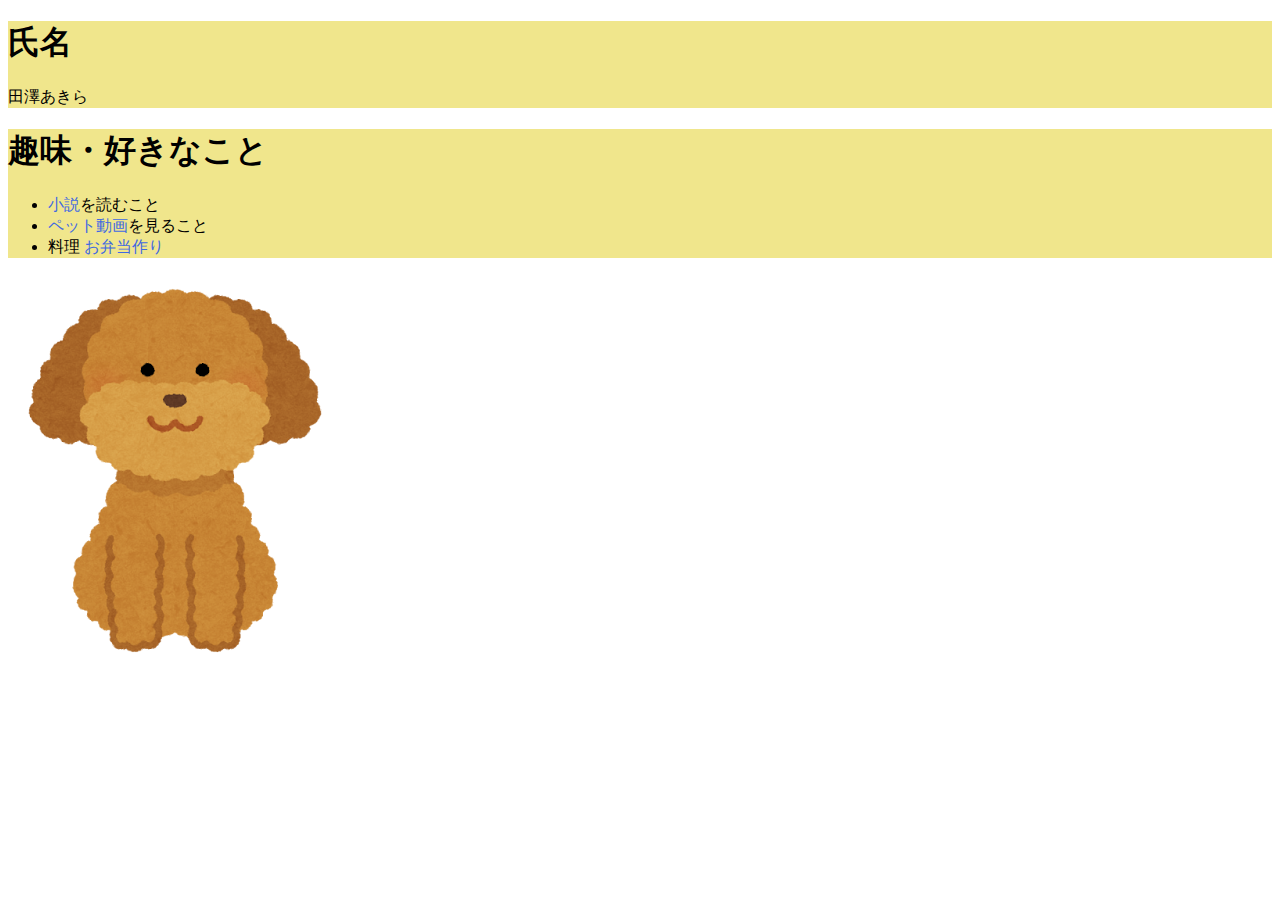
<file: profile/index.html>
<!DOCTYPE html>
<html>

<head>
    <title>自己紹介</title>
    <link rel="stylesheet" href="profile-style.css">
</head>

<body>
    <div class="b">
        <h1>氏名</h1>
        <p>田澤あきら</p>
    </div>
    <div class="b">
        <h1>趣味・好きなこと</h1>
        <ul>
            <li><span class="a">小説</span>を読むこと</li>
            <li><span class="a">ペット動画</span>を見ること</li>
            <li>料理 <span class="a">お弁当作り</span></li>
        </ul>
    </div>
    <img src="img/img.png" alt="いぬ">
</body>

</html>
</file>
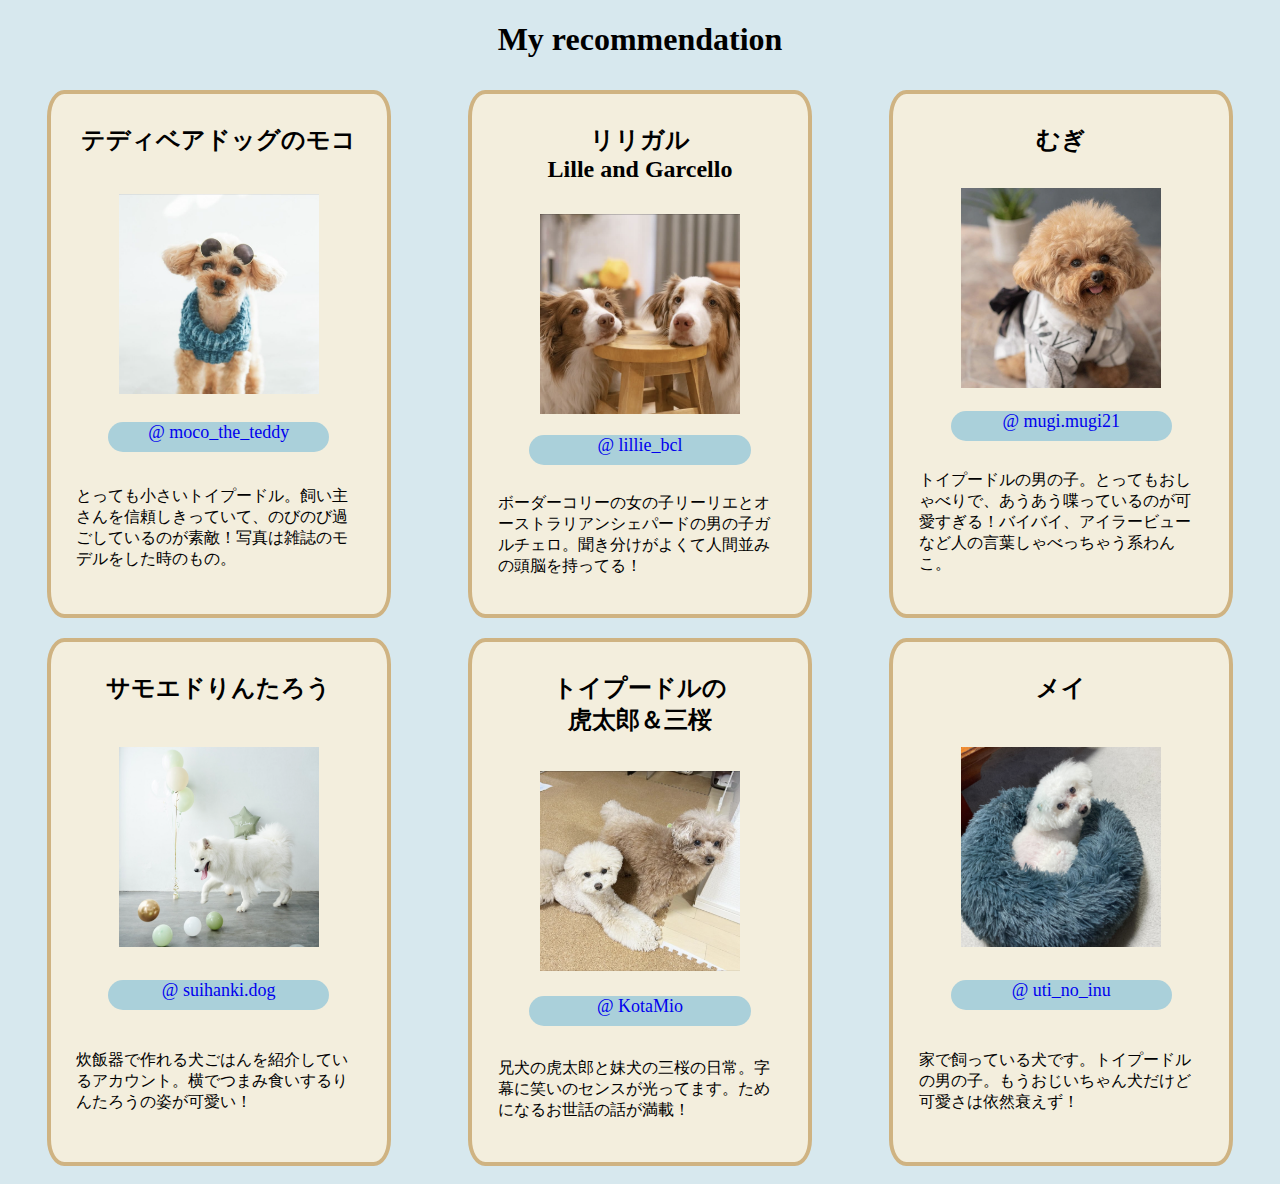
<file: box/box-layout.html>
<!DOCTYPE html>
<html lang="en">
<head>
    <meta charset="UTF-8">
    <meta name="viewport" content="width=device-width, initial-scale=1.0">
    <title>recommendation</title>
    <link rel="stylesheet" href="box-layout-style.css">
</head>
<body>
    <h1>My recommendation</h1>
    <div class="upper">
        <div class="box">
            <h2>テディベアドッグのモコ</h2>
            <div class="img"><img src="img/IMG_moco.png" alt="モコ"></div>
            <a href="#">@ moco_the_teddy</a>
            <p>とっても小さいトイプードル。飼い主さんを信頼しきっていて、のびのび過ごしているのが素敵！写真は雑誌のモデルをした時のもの。</p>
        </div>
        <div class="box">
            <h2>リリガル<br>Lille and Garcello</h2>
            <div class="img"><img src="img/IMG_lillgar.png" alt="リリガル"></div>
            <a href="#">@ lillie_bcl</a>
            <p>ボーダーコリーの女の子リーリエとオーストラリアンシェパードの男の子ガルチェロ。聞き分けがよくて人間並みの頭脳を持ってる！</p>
        </div>
        <div class="box">
            <h2>むぎ</h2>
            <div class="img"><img src="img/IMG_mugi.png" alt="むぎ"></div>
            <a href="#">@ mugi.mugi21</a>
            <p>トイプードルの男の子。とってもおしゃべりで、あうあう喋っているのが可愛すぎる！バイバイ、アイラービューなど人の言葉しゃべっちゃう系わんこ。</p>
        </div>
    </div>
    <div class="lower">
        <div class="box">
            <h2>サモエドりんたろう</h2>
            <div class="img"><img src="img/IMG_rintaro.png" alt="りんたろう"></div>
            <a href="#">@ suihanki.dog</a>
            <p>炊飯器で作れる犬ごはんを紹介しているアカウント。横でつまみ食いするりんたろうの姿が可愛い！</p>
        </div>
        <div class="box">
            <h2>トイプードルの<br>虎太郎＆三桜</h2>
            <div class="img"><img src="img/IMG_kotamio.png" alt="こたみお"></div>
            <a href="#">@ KotaMio</a>
            <p>兄犬の虎太郎と妹犬の三桜の日常。字幕に笑いのセンスが光ってます。ためになるお世話の話が満載！</p>
        </div>
        <div class="box">
            <h2>メイ</h2>
            <div class="img"><img src="img/IMG_mei.jpg" alt="メイ"></div>
            <a href="#">@ uti_no_inu</a>
            <p>家で飼っている犬です。トイプードルの男の子。もうおじいちゃん犬だけど可愛さは依然衰えず！</p>
        </div>
    </div>
</body>
</html>
</file>
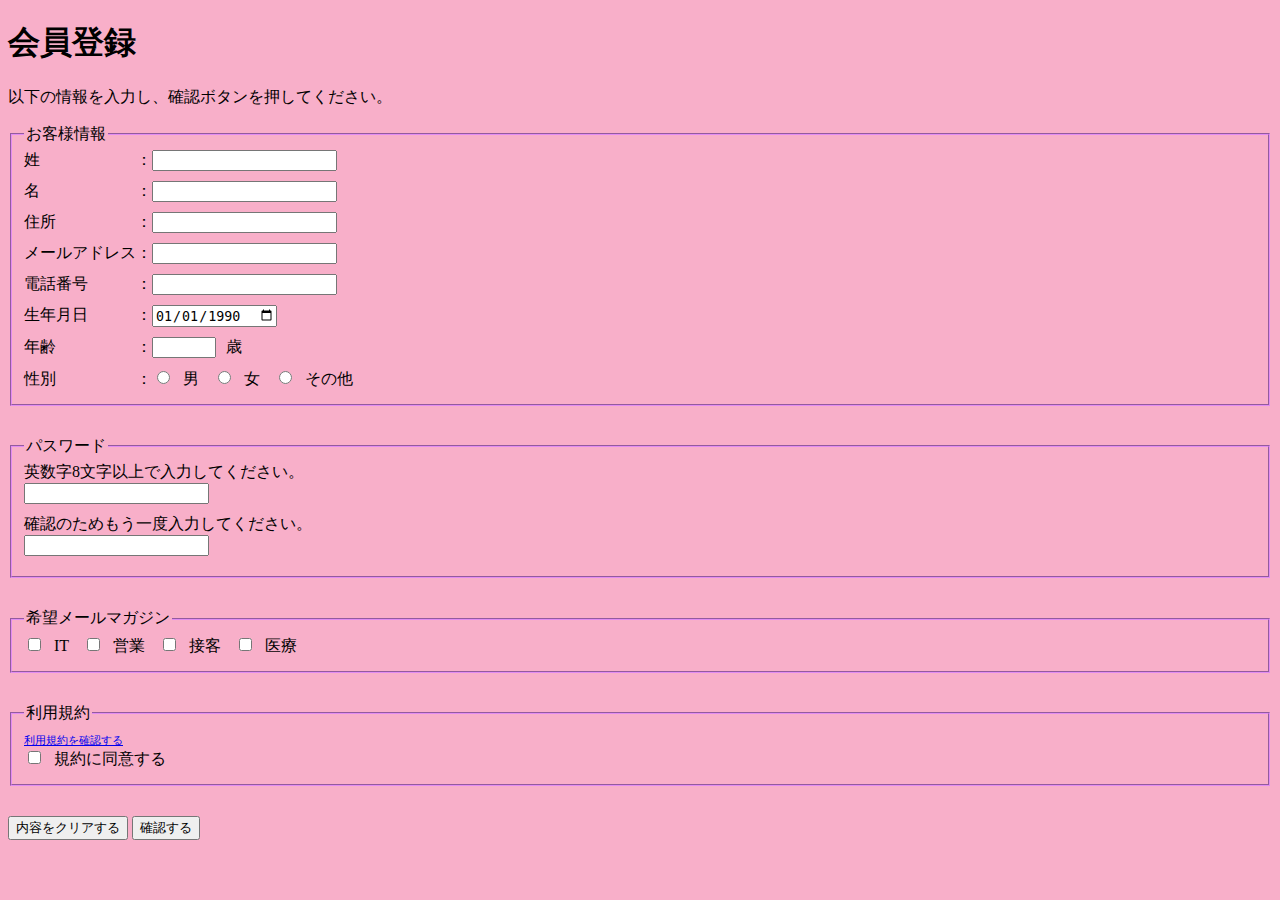
<file: form/form.html>
<!DOCTYPE html>
<html lang="en">

<head>
    <meta charset="UTF-8">
    <meta name="viewport" content="width=device-width, initial-scale=1.0">
    <title>入力フォーム</title>
    <link rel="stylesheet" href="form-style.css">
</head>
<h1>会員登録</h1>
<p>以下の情報を入力し、確認ボタンを押してください。</p>
<form action="#" method="post">
    <fieldset>
        <legend>お客様情報</legend>
        姓　　　　　　：<input type="text" name="last_name"><br>
        名　　　　　　：<input type="text" name="first_name"><br>
        住所　　　　　：<input type="text" name="address"><br>
        メールアドレス：<input type="email" name="email"><br>
        電話番号　　　：<input type="tel" name="tel"><br>
        生年月日　　　：<input type="date" name="birthday" value="1990-01-01"><br>
        年齢　　　　　：<input type="number" name="age" min="0" max="150"><span>歳</span><br>
        性別　　　　　：<label><input type="radio" name="gender" value="0"><span>男</span></label>
        <label><input type="radio" name="gender" value="1"><span>女</span></label>
        <label><input type="radio" name="gender" value="2"><span>その他</span></label>
    </fieldset>
    <fieldset>
        <legend>パスワード</legend>
        英数字8文字以上で入力してください。<br>
        <input type="password" name="password"><br>
        確認のためもう一度入力してください。<br>
        <input type="password" name="password_confirm"><br>
    </fieldset>
    <fieldset>
        <legend>希望メールマガジン</legend>
        <label><input type="checkbox" name="magazine" value="1"><span>IT</span></label>
        <label><input type="checkbox" name="magazine" value="2"><span>営業</span></label>
        <label><input type="checkbox" name="magazine" value="3"><span>接客</span></label>
        <label><input type="checkbox" name="magazine" value="4"><span>医療</span></label>
    </fieldset>
    <fieldset>
        <legend>利用規約</legend>
        <a href="terms.html" target="_blank">利用規約を確認する</a><br>
        <label><input type="checkbox" name="terms" value="agree"><span>規約に同意する</span></label>
    </fieldset>
    <div>
        <button type="reset">内容をクリアする</button>
        <button type="submit">確認する</button>
    </div>
</form>
</body>

</html>
</file>
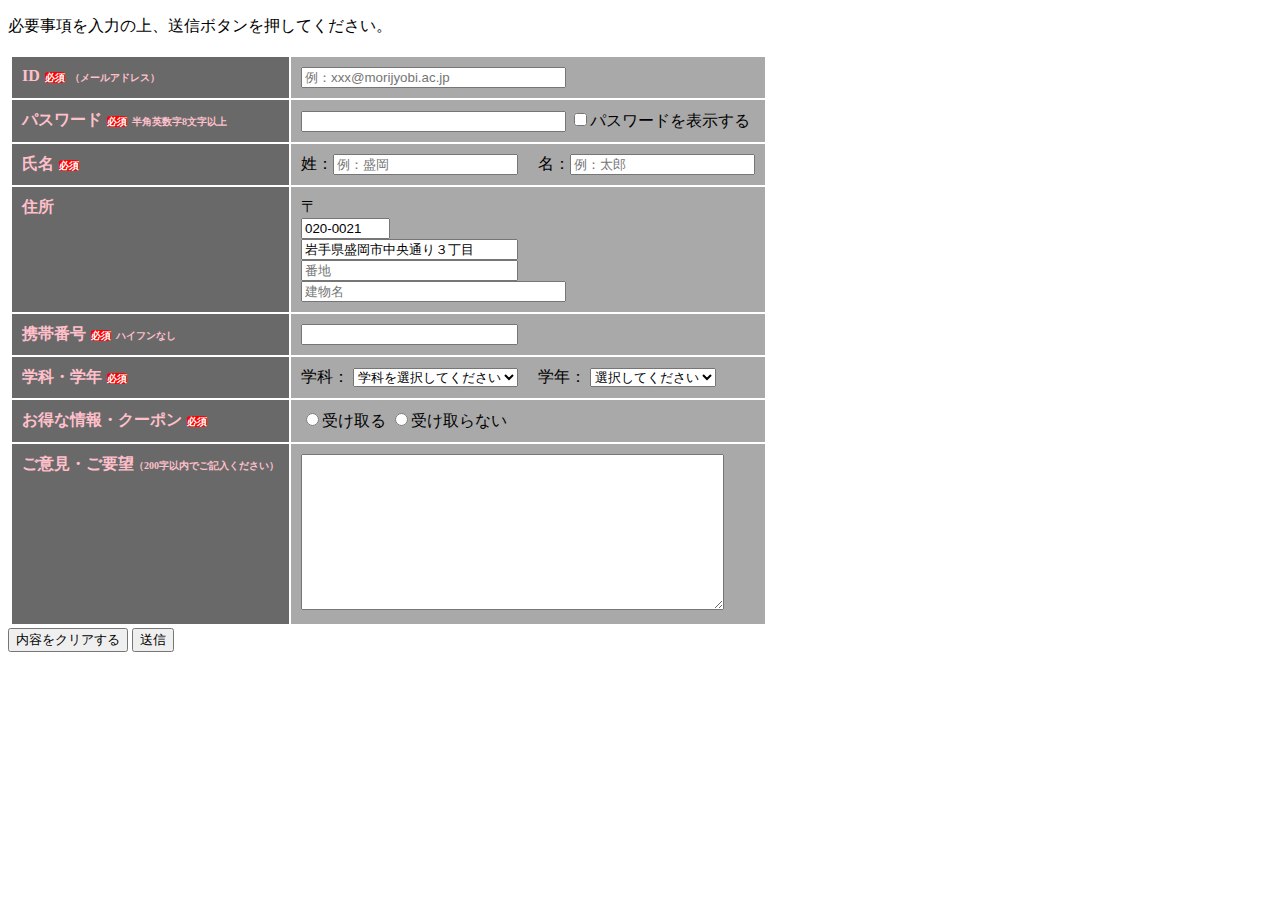
<file: form/register.html>
<!DOCTYPE html>
<html lang="en">

<head>
    <meta charset="UTF-8">
    <meta name="viewport" content="width=device-width, initial-scale=1.0">
    <title>登録フォーム</title>
    <link rel="stylesheet" href="register-style.css">
</head>

<body>
    <p>必要事項を入力の上、送信ボタンを押してください。</p>
    <form action="#" method="post">
        <table>
            <thead>
                <tr>
                    <th>ID<span class="must">必須</span><span class="cf">（メールアドレス）</span></th>
                    <td><input type="email" name="email" size="30" placeholder="例：xxx@morijyobi.ac.jp" required></td>
                </tr>
                <tr>
                    <th>パスワード<span class="must">必須</span><span class="cf">半角英数字8文字以上</span></th>
                    <td>
                        <input type="password" name="password" size="30" minlength="8" required>
                        <label><input type="checkbox" name="checkbox_pw">パスワードを表示する</label>
                    </td>
                </tr>
                <tr>
                    <th>氏名<span class="must">必須</span></th>
                    <td>
                        姓：<input type="text" name="last_name" placeholder="例：盛岡" required>
                        　名：<input type="text" name="first_name" placeholder="例：太郎" required>
                    </td>
                </tr>
                <tr>
                    <th>住所</th>
                    <td>
                        〒
                        <div class="ro">
                            <input type="text" name="postal_code" size="8" value="020-0021" readonly><br>
                            <input type="text" name="address_1" size="24" value="岩手県盛岡市中央通り３丁目" readonly>
                        </div>
                        <input type="text" name="address_2" size="24" placeholder="番地"><br>
                        <input type="text" name="address_3" size="30" placeholder="建物名">
                    </td>
                </tr>
                <tr>
                    <th>携帯番号<span class="must">必須</span><span class="cf">ハイフンなし</span></th>
                    <td><input type="tel" name="tel" size="24" required></td>
                </tr>
                <tr>
                    <th>学科・学年<span class="must">必須</span></th>
                    <td>
                        学科：
                        <select name="department" required>
                            <option value="">学科を選択してください</option>
                            <option value="system">システム系学科</option>
                            <option value="business">ビジネス系学科</option>
                            <option value="design">デザイン系学科</option>
                        </select>
                        　学年：
                        <select name="grade" required>
                            <option value="">選択してください</option>
                            <option value="1">1年</option>
                            <option value="2">2年</option>
                            <option value="3">3年</option>
                            <option value="4">4年</option>
                        </select>
                    </td>
                </tr>
                <tr>
                    <th>お得な情報・クーポン<span class="must">必須</span></th>
                    <td>
                        <label><input type="radio" name="receive" value="receive" required>受け取る</label>
                        <label><input type="radio" name="no_receive" value="no_receive">受け取らない</label>
                    </td>
                </tr>
                <tr>
                    <th>ご意見・ご要望<span class="cf">（200字以内でご記入ください）</span></th>
                    <td><textarea name="opinion" cols="50" rows="10" maxlength="200"></textarea></td>
                </tr>
            </thead>
        </table>
        <button type="reset">内容をクリアする</button>
        <button type="submit">送信</button>
    </form>
</body>

</html>
</file>
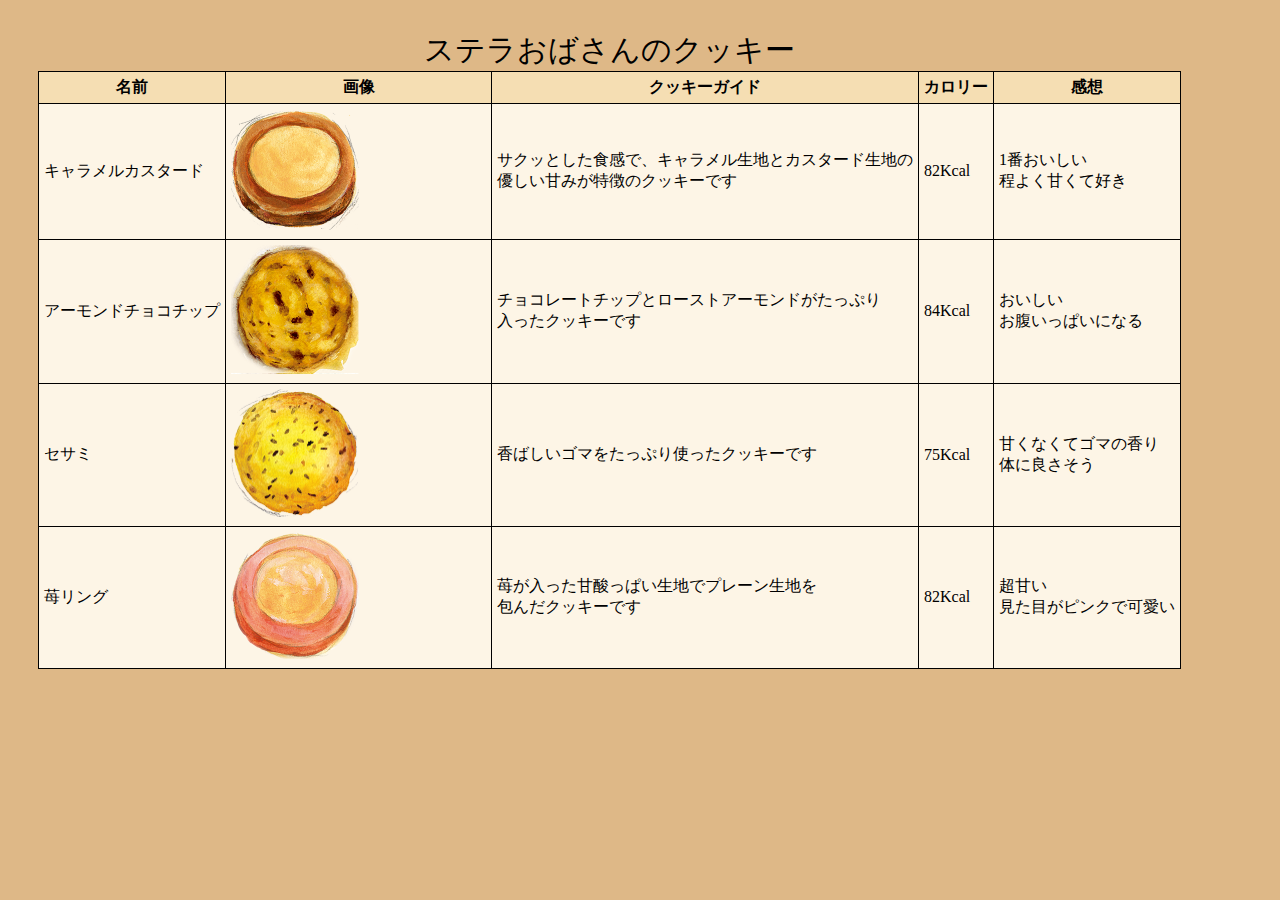
<file: table/table.html>
<!DOCTYPE html>
<html lang="en">
<head>
    <meta charset="UTF-8">
    <meta name="viewport" content="width=device-width, initial-scale=1.0">
    <title>表の作成</title>
    <link rel="stylesheet" href="table-style.css">
</head>
<body>
    <table>
        <caption>ステラおばさんのクッキー</caption>
        <thead>
            <tr>
                <th>名前</th>
                <th>画像</th>
                <th>クッキーガイド</th>
                <th>カロリー</th>
                <th>感想</th>
            </tr>
        </thead>
        <tbody>
            <tr>
                <td>キャラメルカスタード</td>
                <td><img src="img/caramel_custard_02.png" alt="キャラメルカスタード"></td>
                <td>サクッとした食感で、キャラメル生地とカスタード生地の<br>優しい甘みが特徴のクッキーです</td>
                <td>82Kcal</td>
                <td>1番おいしい<br>程よく甘くて好き</td>
            </tr>
            <tr>
                <td>アーモンドチョコチップ</td>
                <td><img src="img/almond_chocochip_02.png" alt="アーモンドチョコチップ"></td>
                <td>チョコレートチップとローストアーモンドがたっぷり<br>入ったクッキーです</td>
                <td>84Kcal</td>
                <td>おいしい<br>お腹いっぱいになる</td>
            </tr>
            <tr>
                <td>セサミ</td>
                <td><img src="img/sesami_02.png" alt="セサミ"></td>
                <td>香ばしいゴマをたっぷり使ったクッキーです</td>
                <td>75Kcal</td>
                <td>甘くなくてゴマの香り<br>体に良さそう</td>
            </tr>
            <tr>
                <td>苺リング</td>
                <td><img src="img/strawberryring_02.png" alt="苺リング"></td>
                <td>苺が入った甘酸っぱい生地でプレーン生地を<br>包んだクッキーです</td>
                <td>82Kcal</td>
                <td>超甘い<br>見た目がピンクで可愛い</td>
            </tr>
        </tbody>    
    </table>
</body>
</html>
</file>
<file: profile/profile-style.css>
@charset "utf-8";
.a{
    color: #4169E1;
}
.b{
    background-color: #F0E68C;
}
</file>
<file: box/box-layout-style.css>
@charset "utf-8";

body {
    background-color: #D7E8EE;
}

h1 {
    text-align: center;
}

h2 {
    width: 90%;
    text-align: center;
}

.upper {
    display: flex;
    justify-content: space-around;
    height: auto;
    align-items: center;
    flex-wrap: nowrap;
}

.lower {
    display: flex;
    justify-content: space-around;
    height: auto;
    align-items: center;
    flex-wrap: nowrap;
}

.box {
    background-color: #F3EEDD;
    border: solid 4px #CFB382;
    border-collapse: collapse;
    border-radius: 5%;
    display: flex;
    justify-content: center;
    width: 25%;
    padding: 10px;
    margin: 10px;
    height: 500px;
    flex-wrap: wrap;
}

.img {
    width: 200px;
    height: 200px;
    margin: 0 auto;
}

.img img {
    width: 100%;
    height: 100%;
    object-fit: contain;
}

a {
    width: 70%;
    height: 30px;
    border-radius: 30px;
    margin: 0 auto;
    margin-top: 10px;
    background-color: #AAD0DA;
    display: block;
    text-decoration: none;
    text-align: center;
    font-size: 18px;
}

p {
    width: 90%;
}
</file>
<file: form/form-style.css>
@charset "utf-8";
body{
    background-color: #f8afc9;
}
fieldset{
    margin-bottom: 30px;
    border-color: #e18cf2;
}
input{
    margin-bottom: 10px;
}
span{
    margin: 0px 10px;
}
div{
    margin: 10px 0px 0px;
}
a{
    font-size: 0.7rem;
}
</file>
<file: form/register-style.css>
@charset "utf-8";

.must{
    background-color: red;
    border-radius: 20%;
    font-size: 10px;
    color: white;
    margin: 5px;
}
.cf{
    font-size: 10px;
}
.aida{
    padding: 5px;
}
table{
    border: solid 2px white;
}
th,td{
    padding: 10px;
}
th{
    color: #FFC0CB;
    background-color: #696969;
    text-align: left;
    vertical-align: top;
}
td{
    background-color: #A9A9A9;
}
</file>
<file: table/table-style.css>
@charset "utf-8";
body{
    background-color: #DEB887;
    font-family: "HG丸ｺﾞｼｯｸM-PRO","UD デジタル 教科書体 NP-R",serif;
}
table caption{
    font-size: 30px;
}
table{
    margin: 30px;
}
table,th,td{
    border: solid 1px black;
    border-collapse: collapse;
    font-size: 16px;
}
table th{
    background-color: #F5DEB3;
    padding: 5px;
}
table td{
    background-color: #FDF5E6;
    padding: 5px;
}
table img{
    width: 50%;
    height: 50%;
}
</file>
